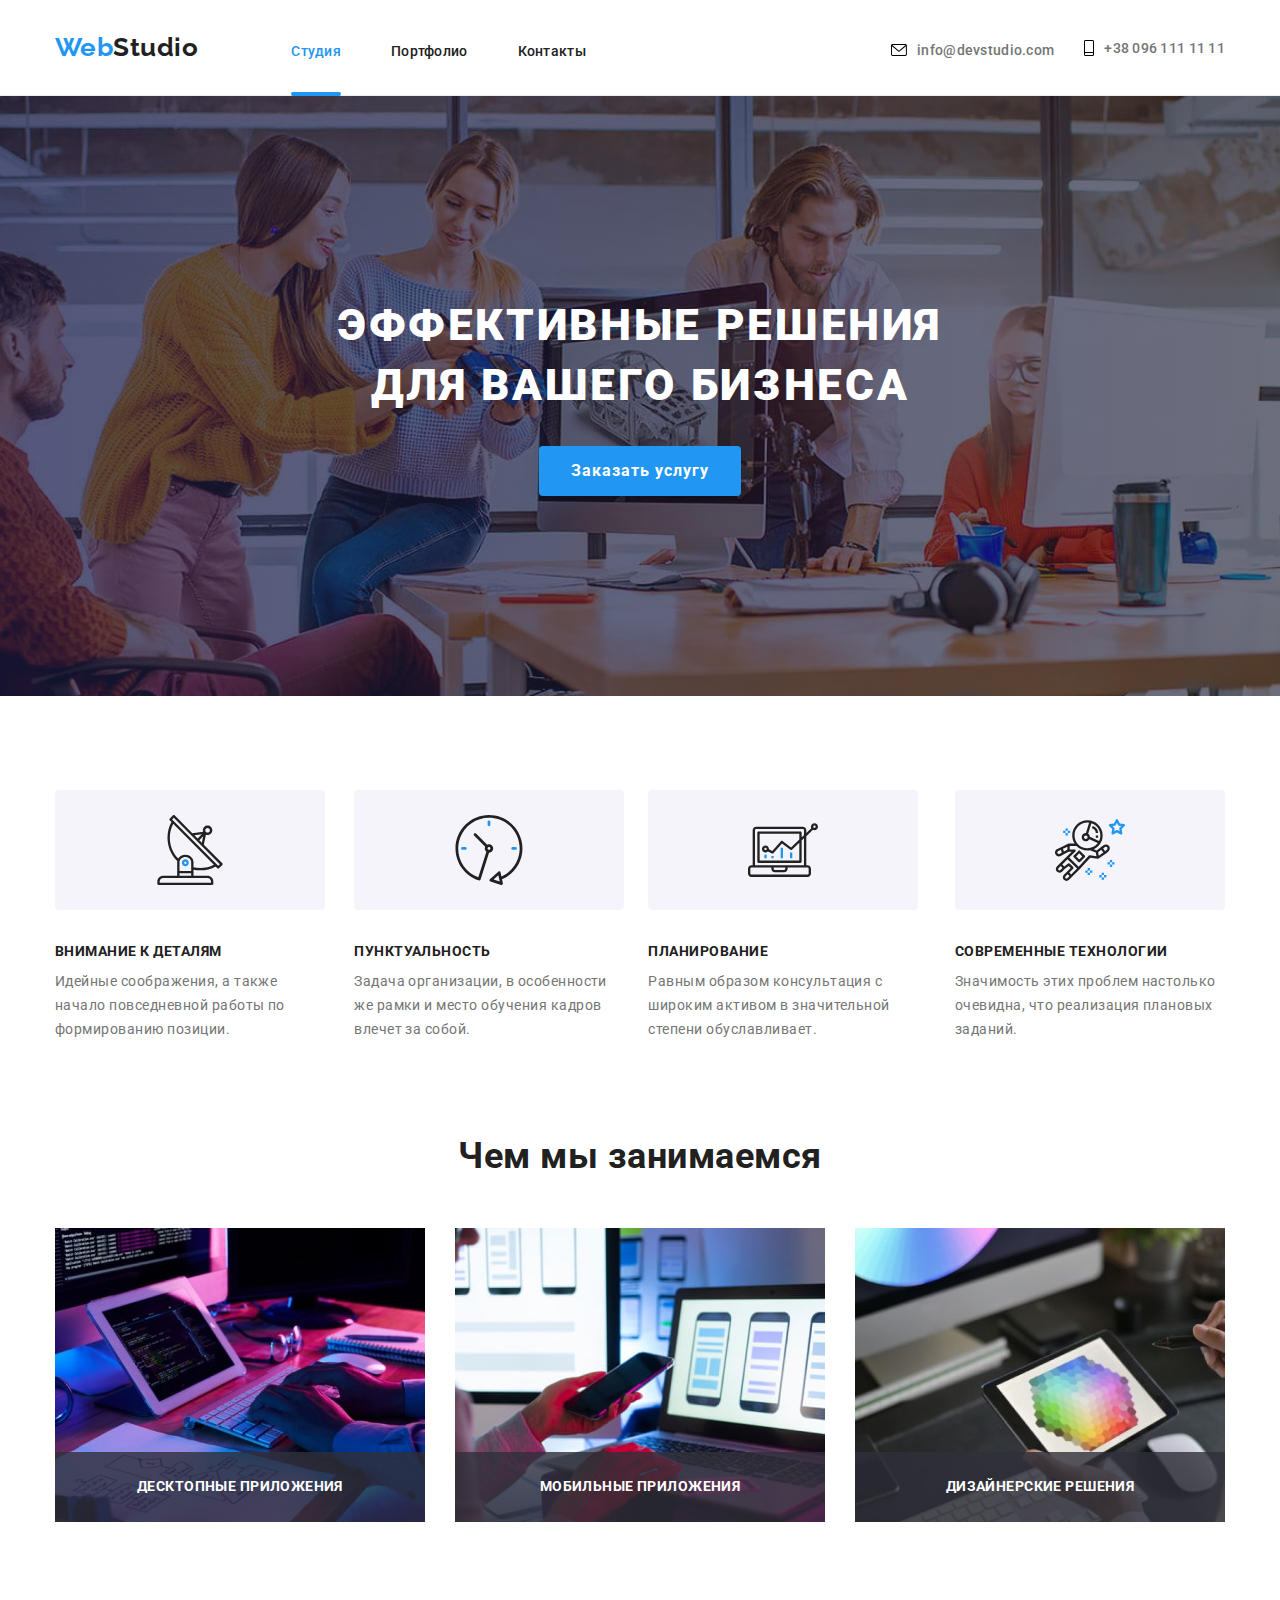
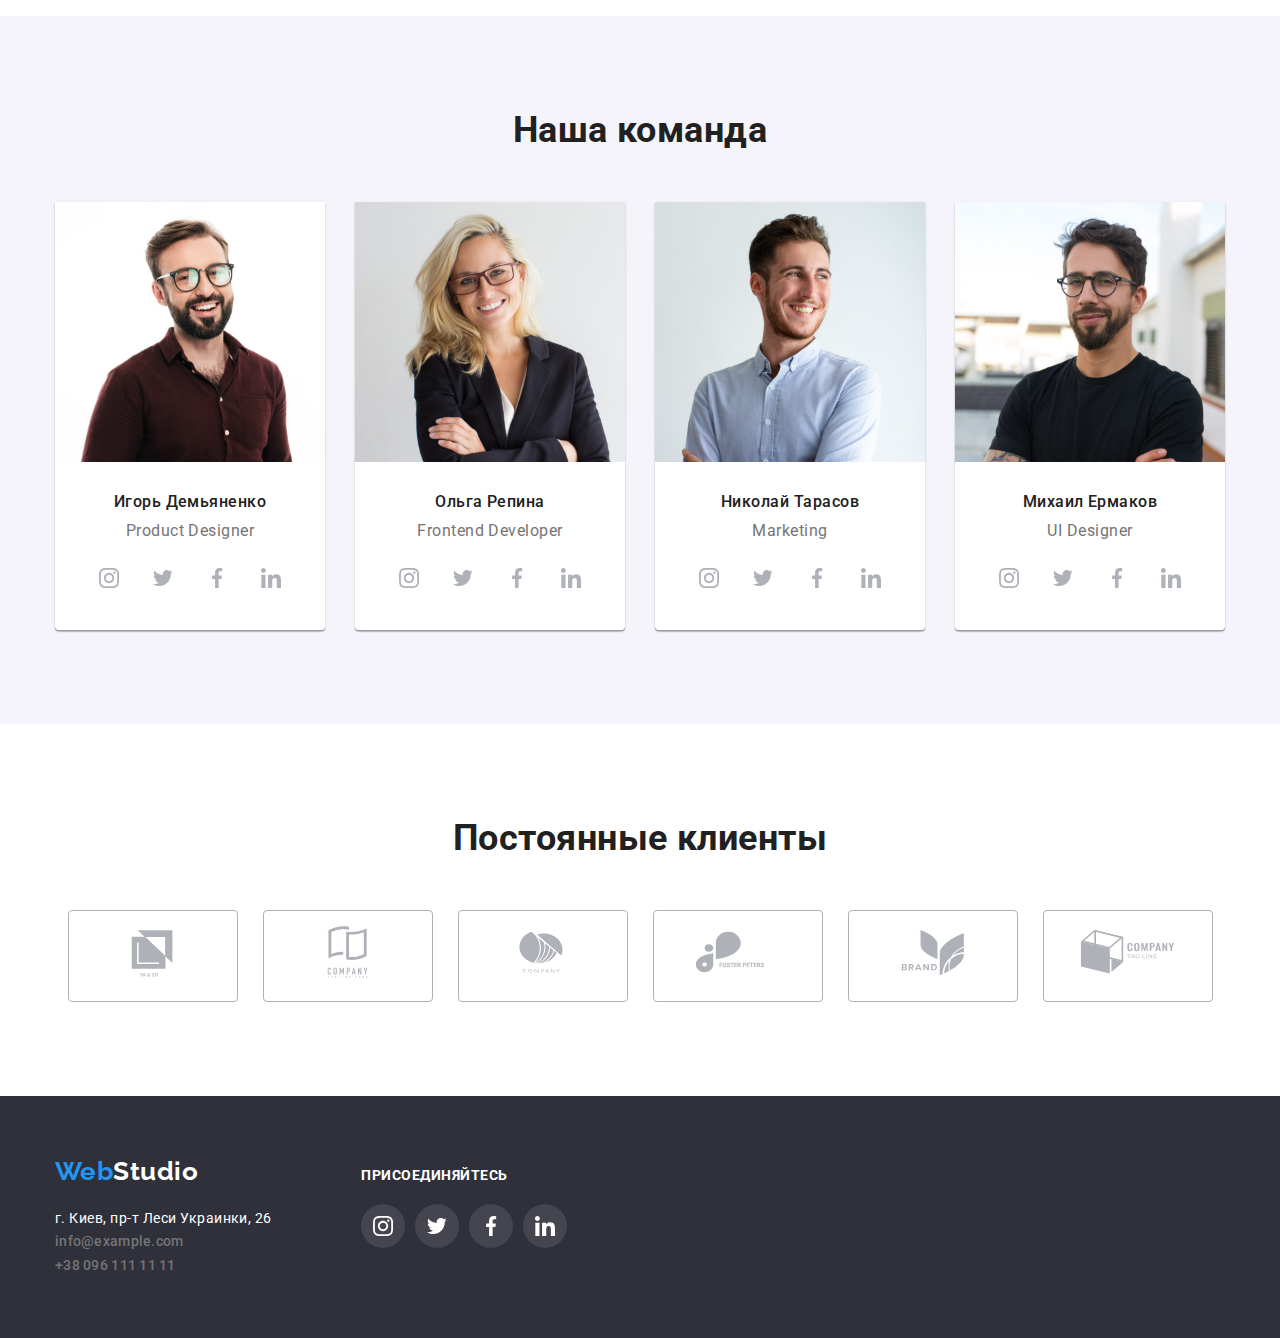
<file: index.html>
<!DOCTYPE html>
<html lang="ru">
<head>
    <meta charset="UTF-8">
    <meta http-equiv="X-UA-Compatible" content="IE=edge">
    <meta name="viewport" content="width=device-width, initial-scale=1.0">
    <title>Document</title>

    <link rel="preconnect" href="https://fonts.googleapis.com">
    <link rel="preconnect" href="https://fonts.gstatic.com" crossorigin>
    <link href="https://fonts.googleapis.com/css2?family=Raleway:wght@700&family=Roboto:wght@400;500;700;900&display=swap" rel="stylesheet">

    <link rel="stylesheet" href="https://cdnjs.cloudflare.com/ajax/libs/modern-normalize/1.1.0/modern-normalize.min.css">

    <link rel="stylesheet" href="./css/reset.css">
    <link rel="stylesheet" href="./css/styles.css">

</head>
<body>
    <!--Шапка сайта-->
   <header class="header">
       <div class="container">
            <a href="./index.html" class="logo" lang="en">Web<span class="logo-color-black">Studio</span></a>

            <nav>
                <ul class="site-nav list">
                    <li><a href="./index.html" class="nav-link current">Студия</a></li>
                    <li><a href="./portfolio.html" class="nav-link">Портфолио</a></li>
                    <li><a href="#" class="nav-link">Контакты</a></li>
                </ul>
            </nav>

            <ul class="contacts">
                <li>
                    <a href="mailto:info@devstudio.com" class="contact-link">
                    <svg class="contact-icon" width="16" height="12"><use href="./images/icons.svg#icon-mail-icon"></use></svg>
                    info@devstudio.com</a>
                </li>
                <li>
                    <a href="tel:+380961111111" class="contact-link">
                    <svg class="contact-icon" width="10" height="16"><use href="./images/icons.svg#icon-phone-icon"></use></svg>
                    +38 096 111 11 11</a>
                </li>
            </ul>
        </div>
   </header>

    <main>

    <!--section hero-->
        <section class="hero">
            <div class="container">
                <h1 class="hero-title">Эффективные решения<br/> для вашего бизнеса</h1>
                <button type="button" class="submit" data-modal-open>Заказать услугу</button>
            </div>
        </section>

    <!--Особенности-->
        <section class="section features">
            <h2 class="hidden-elem">Особенности</h2>

            <div class="container">
            <ul class="features-list">
                <li>
                    <svg class="features-icon">
                        <use href="./images/icons.svg#icon-antenna"></use>
                    </svg>
                    <h3 class="title">Внимание к деталям</h3>
                    <p class="desc">Идейные соображения, а также начало повседневной работы по формированию позиции.</p>
                </li>
                <li>
                    <svg class="features-icon">
                        <use href="./images/icons.svg#icon-clock"></use>
                    </svg>
                    <h3 class="title">Пунктуальность</h3>
                    <p class="desc">Задача организации, в особенности же рамки и место обучения кадров влечет за собой.</p>
                </li>
                <li>
                    <svg class="features-icon">
                        <use href="./images/icons.svg#icon-diagram"></use>
                    </svg>
                    <h3 class="title">Планирование</h3>
                    <p class="desc">Равным образом консультация с широким активом в значительной степени обуславливает.</p>
                </li>
                <li>
                    <svg class="features-icon">
                        <use href="./images/icons.svg#icon-astronaut"></use>
                    </svg>
                    <h3 class="title">Современные технологии</h3>
                    <p class="desc">Значимость этих проблем настолько очевидна, что реализация плановых заданий.</p>
                </li>
            </ul>
            </div>
        </section>

    <!--Чем мы занимаемся-->
        <section class="section">
            <h2 class="section-title">Чем мы занимаемся</h2>
            <div class="container">

            <ul class="works">
                <li>
                    <div class="img-wrap">
                        <a href="">
                            <img src="./images/img1.jpg" alt="Разработка десктопного приложения" width="370" height="294">
                        </a>

                        <div class="description">
                            <p class="description-text">Десктопные приложения</p>
                        </div>
                    </div>
                </li>
                <li>
                    <div class="img-wrap">
                        <a href="">
                            <img src="./images/img2.jpg" alt="Разработка мобильного приложения" width="370" height="294">
                        </a>

                        <div class="description">
                            <p class="description-text">Мобильные приложения</p>
                        </div>
                    </div>
                </li>
                <li>
                    <div class="img-wrap">
                        <a href="">
                            <img src="./images/img3.jpg" alt="Дизайн" width="370" height="294">
                        </a>

                        <div class="description">
                            <p class="description-text">Дизайнерские решения</p>
                        </div>
                    </div>
                </li>
            </ul>
            </div>
        </section>

    <!--Наша команда-->
        <section class="section team">
            <h2 class="section-title">Наша команда</h2>

            <div class="container">

            <ul class="team-members">
                <li class="card">
                    <img src="./images/photo1.jpg" alt="Игорь Демьяненко" width="270"> 
                    <div class="member-card">
                        <h3 class="name">Игорь Демьяненко</h3>
                        <p class="position">Product Designer</p>

                        <ul class="social-list">
                            <li>
                                <a href="#" class="social-link" aria-label="Instagram">
                                    <svg class="icon">
                                        <use href="./images/icons.svg#icon-instagram"></use>
                                    </svg>
                                </a>
                            </li>
                            <li>
                                <a href="#" class="social-link" aria-label="Twitter">
                                    <svg class="icon">
                                        <use href="./images/icons.svg#icon-twitter"></use>
                                    </svg>
                                </a>
                            </li>
                            <li>
                                <a href="#" class="social-link" aria-label="Facebook">
                                    <svg class="icon">
                                        <use href="./images/icons.svg#icon-facebook"></use>
                                    </svg>
                                </a>
                            </li>
                            <li>
                                <a href="#" class="social-link" aria-label="LinkedIn">
                                    <svg class="icon">
                                        <use href="./images/icons.svg#icon-linkedin"></use>
                                    </svg>
                                </a>
                            </li>
                        </ul>
                    </div>
                </li>
                <li class="card">
                    <img src="./images/photo2.jpg" alt="Ольга Репина" width="270">
                    <div class="member-card">
                        <h3 class="name">Ольга Репина</h3>
                        <p class="position">Frontend Developer</p>

                        <ul class="social-list">
                            <li>
                                <a href="#" class="social-link" aria-label="Instagram">
                                    <svg class="icon">
                                        <use href="./images/icons.svg#icon-instagram"></use>
                                    </svg>
                                </a>
                            </li>
                            <li>
                                <a href="#" class="social-link" aria-label="Twitter">
                                    <svg class="icon">
                                        <use href="./images/icons.svg#icon-twitter"></use>
                                    </svg>
                                </a>
                            </li>
                            <li>
                                <a href="#" class="social-link" aria-label="Facebook">
                                    <svg class="icon">
                                        <use href="./images/icons.svg#icon-facebook"></use>
                                    </svg>
                                </a>
                            </li>
                            <li>
                                <a href="#" class="social-link" aria-label="LinkedIn">
                                    <svg class="icon">
                                        <use href="./images/icons.svg#icon-linkedin"></use>
                                    </svg>
                                </a>
                            </li>
                        </ul>
                    </div>
                </li>
                <li class="card">
                    <img src="./images/photo3.jpg" alt="Николай Тарасов" width="270">
                    <div class="member-card">
                        <h3 class="name">Николай Тарасов</h3>
                        <p class="position">Marketing</p>

                        <ul class="social-list">
                            <li>
                                <a href="#" class="social-link" aria-label="Instagram">
                                    <svg class="icon">
                                        <use href="./images/icons.svg#icon-instagram"></use>
                                    </svg>
                                </a>
                            </li>
                            <li>
                                <a href="#" class="social-link" aria-label="Twitter">
                                    <svg class="icon">
                                        <use href="./images/icons.svg#icon-twitter"></use>
                                    </svg>
                                </a>
                            </li>
                            <li>
                                <a href="#" class="social-link" aria-label="Facebook">
                                    <svg class="icon">
                                        <use href="./images/icons.svg#icon-facebook"></use>
                                    </svg>
                                </a>
                            </li>
                            <li>
                                <a href="#" class="social-link" aria-label="LinkedIn">
                                    <svg class="icon">
                                        <use href="./images/icons.svg#icon-linkedin"></use>
                                    </svg>
                                </a>
                            </li>
                        </ul>
                    </div>
                </li>
                <li class="card">
                    <img src="./images/photo4.jpg" alt="Михаил Ермаков" width="270">
                    <div class="member-card">
                        <h3 class="name">Михаил Ермаков</h3>
                        <p class="position">UI Designer</p>

                        <ul class="social-list">
                            <li>
                                <a href="#" class="social-link" aria-label="Instagram">
                                    <svg class="icon">
                                        <use href="./images/icons.svg#icon-instagram"></use>
                                    </svg>
                                </a>
                            </li>
                            <li>
                                <a href="#" class="social-link" aria-label="Twitter">
                                    <svg class="icon">
                                        <use href="./images/icons.svg#icon-twitter"></use>
                                    </svg>
                                </a>
                            </li>
                            <li>
                                <a href="#" class="social-link" aria-label="Facebook">
                                    <svg class="icon">
                                        <use href="./images/icons.svg#icon-facebook"></use>
                                    </svg>
                                </a>
                            </li>
                            <li>
                                <a href="#" class="social-link" aria-label="LinkedIn">
                                    <svg class="icon">
                                        <use href="./images/icons.svg#icon-linkedin"></use>
                                    </svg>
                                </a>
                            </li>
                        </ul>
                    </div>
                </li>
            </ul>
            </div>
        </section>

    <!--Постоянные клиенты-->
        <section class="section">
            <h2 class="section-title">Постоянные клиенты</h2>

            <div class="container">
                <ul class="clients">
                    <li class="client">
                        <a href="#" class="client-link">
                            <svg class="client-icon"><use href="./images/icons.svg#icon-client-1"></use></svg>
                        </a>
                    </li>
                    <li class="client">
                        <a href="#" class="client-link">
                            <svg class="client-icon"><use href="./images/icons.svg#icon-client-2"></use></svg>
                        </a>
                    </li>
                    <li class="client">
                        <a href="#" class="client-link">
                            <svg class="client-icon"><use href="./images/icons.svg#icon-client-3"></use></svg>
                        </a>
                    </li>
                    <li class="client">
                        <a href="#" class="client-link">
                            <svg class="client-icon"><use href="./images/icons.svg#icon-client-4"></use></svg>
                        </a>
                    </li>
                    <li class="client">
                        <a href="#" class="client-link">
                            <svg class="client-icon"><use href="./images/icons.svg#icon-client-5"></use></svg>
                        </a>
                    </li>
                    <li class="client">
                        <a href="#" class="client-link">
                            <svg class="client-icon"><use href="./images/icons.svg#icon-client-6"></use></svg>
                        </a>
                    </li>
                </ul>
            </div>
        </section>
    </main>

<!--footer-->
    <footer class="footer">
        <div class="container">

            <ul class="footer-list">
                <li>
                    <a href="./index.html" class="logo" lang="en">Web<span class="logo-color-white">Studio</span></a>
    
                    <address class="address">
                        <ul>
                            <li>г. Киев, пр-т Леси Украинки, 26</li>
                            <li>
                                <a href="mailto:info@example.com" class="contact-link">info@example.com</a>
                            </li>
                            <li>
                                <a href="tel:+380961111111" class="contact-link">+38 096 111 11 11</a>
                            </li>
                        </ul>
                    </address>
                </li>
            
                <li>
                    <h2 class="join-title">Присоединяйтесь</h2>

                <ul class="social-list join">
                    <li>
                        <a href="#" class="social-link" aria-label="Instagram">
                            <svg class="icon">
                                <use href="./images/icons.svg#icon-instagram"></use>
                            </svg>
                        </a>
                    </li>
                    <li>
                        <a href="#" class="social-link" aria-label="Twitter">
                            <svg class="icon">
                                <use href="./images/icons.svg#icon-twitter"></use>
                            </svg>
                        </a>
                    </li>
                    <li>
                        <a href="#" class="social-link" aria-label="Facebook">
                            <svg class="icon">
                                <use href="./images/icons.svg#icon-facebook"></use>
                            </svg>
                        </a>
                    </li>
                    <li>
                        <a href="#" class="social-link" aria-label="LinkedIn">
                            <svg class="icon">
                                <use href="./images/icons.svg#icon-linkedin"></use>
                            </svg>
                        </a>
                    </li>
                </ul>
                </li>
            </ul>
        </div>
    </footer>

<!--Модальное окно-->
    <div class="backdrop is-hidden" data-modal>
        <div class="modal">
            <button type="button" class="close" data-modal-close>
                <svg class="close-icon">
                    <use href="./images/icons.svg#icon-close"></use>
                </svg>
            </button>
        </div>

    </div>

    <script src="./js/modal.js"></script>
</body>
</html>
</file>
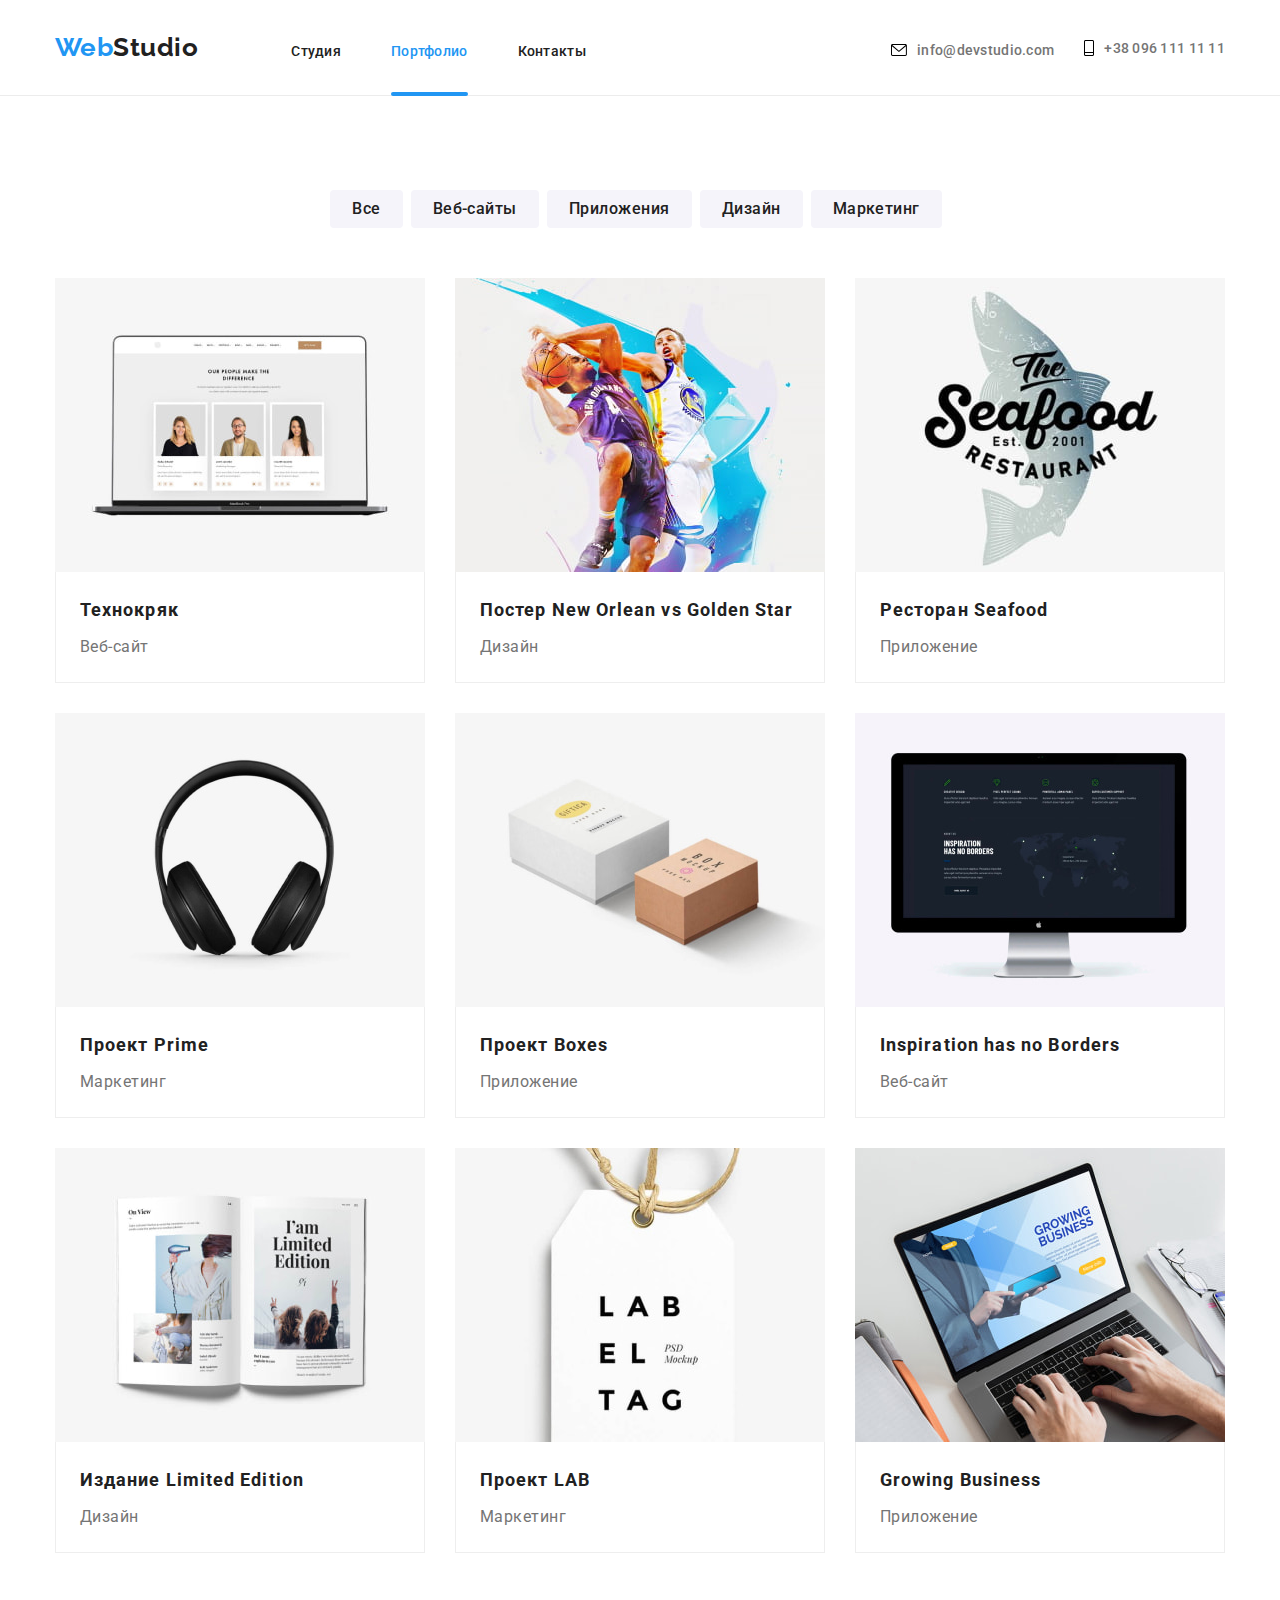
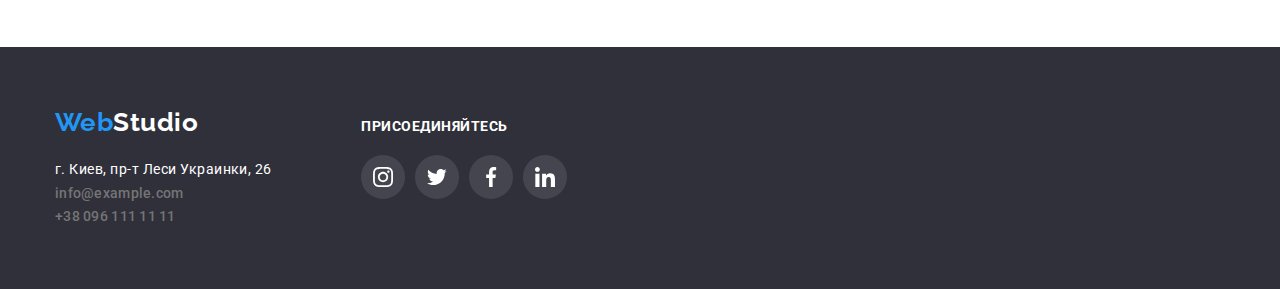
<file: portfolio.html>
<!DOCTYPE html>
<html lang="ru">
<head>
    <meta charset="UTF-8">
    <meta http-equiv="X-UA-Compatible" content="IE=edge">
    <meta name="viewport" content="width=device-width, initial-scale=1.0">
    <title>Document</title>

    <link rel="preconnect" href="https://fonts.googleapis.com">
    <link rel="preconnect" href="https://fonts.gstatic.com" crossorigin>
    <link href="https://fonts.googleapis.com/css2?family=Raleway:wght@700&family=Roboto:wght@400;500;700;900&display=swap" rel="stylesheet">

    <link rel="stylesheet" href="https://cdnjs.cloudflare.com/ajax/libs/modern-normalize/1.1.0/modern-normalize.min.css">
    
    <link rel="stylesheet" href="./css/reset.css">
    <link rel="stylesheet" href="./css/styles.css">

</head>
<body>
    <!--Шапка сайта-->
    <header class="header">
        <div class="container">
            <a href="./index.html" class="logo" lang="en">Web<span class="logo-color-black">Studio</span></a>

            <nav>
                <ul class="site-nav list">
                    <li><a href="./index.html" class="nav-link">Студия</a></li>
                    <li><a href="./portfolio.html" class="nav-link current">Портфолио</a></li>
                    <li><a href="#" class="nav-link">Контакты</a></li>
                </ul>
            </nav>

            <ul class="contacts">
                <li>
                    <a href="mailto:info@devstudio.com" class="contact-link">
                    <svg class="contact-icon" width="16" height="12"><use href="./images/icons.svg#icon-mail-icon"></use></svg>
                    info@devstudio.com</a>
                </li>
                <li>
                    <a href="tel:+380961111111" class="contact-link">
                    <svg class="contact-icon" width="10" height="16"><use href="./images/icons.svg#icon-phone-icon"></use></svg>
                    +38 096 111 11 11</a>
                </li>
            </ul>
        </div>
    </header>

    <main>
        <section class="section">
            <h1 class="hidden-elem">Портфолио</h1>

        <div class="container">
            
        <!--Фильтр-->
            <ul class="filters">
                <li><button type="button" class="filter">Все</button></li>
                <li><button type="button" class="filter">Веб-сайты</button></li>
                <li><button type="button" class="filter">Приложения</button></li>
                <li><button type="button" class="filter">Дизайн</button></li>
                <li><button type="button" class="filter">Маркетинг</button></li>
            </ul>

        <!--Портфолио-->
            <ul class="portfolio-list">

                <li class="list-item">
                    <div class="img-thumb">
                        <img src="./images/pic1.jpg" alt="Веб-сайт" width="370" height="294">
                    
                        <div class="overlay">
                            <p>Технокряк это современная площадка распространения коронавируса. Компании используют эту платформу для цифрового шпионажа и атак на защищённые сервера конкурентов.</p>
                        </div>
                    </div>

                    <div class="list-title">
                        <h2 class="subtitle">Технокряк</h2>
                        <p class="desc">Веб-сайт</p>
                    </div>
                </li>

                <li class="list-item">
                    <div class="img-thumb">
                        <img src="./images/pic2.jpg" alt="Дизайн" width="370" height="294">

                        <div class="overlay">
                            <p>Технокряк это современная площадка распространения коронавируса. Компании используют эту платформу для цифрового шпионажа и атак на защищённые сервера конкурентов.</p>
                        </div>
                    </div>

                    <div class="list-title">
                        <h2 class="subtitle">Постер New Orlean vs Golden Star</h2>
                        <p class="desc">Дизайн</p>
                    </div>
                </li>

                <li class="list-item">
                    <div class="img-thumb">
                        <img src="./images/pic3.jpg" alt="Приложение" width="370" height="294">

                        <div class="overlay">
                            <p>Технокряк это современная площадка распространения коронавируса. Компании используют эту платформу для цифрового шпионажа и атак на защищённые сервера конкурентов.</p>
                        </div>
                    </div>

                    <div class="list-title"> 
                        <h2 class="subtitle">Ресторан Seafood</h2>
                        <p class="desc">Приложение</p>
                    </div>
                </li>

                <li class="list-item">
                    <div class="img-thumb">
                        <img src="./images/pic4.jpg" alt="Маркетинг" width="370" height="294">

                        <div class="overlay">
                            <p>Технокряк это современная площадка распространения коронавируса. Компании используют эту платформу для цифрового шпионажа и атак на защищённые сервера конкурентов.</p>
                        </div>
                    </div>

                    <div class="list-title"> 
                        <h2 class="subtitle">Проект Prime</h2>
                        <p class="desc">Маркетинг</p>
                    </div>
                </li>

                <li class="list-item">
                    <div class="img-thumb">
                        <img src="./images/pic5.jpg" alt="Приложение" width="370" height="294">

                        <div class="overlay">
                            <p>Технокряк это современная площадка распространения коронавируса. Компании используют эту платформу для цифрового шпионажа и атак на защищённые сервера конкурентов.</p>
                        </div>
                    </div>

                    <div class="list-title"> 
                        <h2 class="subtitle">Проект Boxes</h2>
                        <p class="desc">Приложение</p>
                    </div>
                </li>

                <li class="list-item">
                    <div class="img-thumb">
                        <img src="./images/pic6.jpg" alt="Веб-сайт" width="370" height="294">

                        <div class="overlay">
                            <p>Технокряк это современная площадка распространения коронавируса. Компании используют эту платформу для цифрового шпионажа и атак на защищённые сервера конкурентов.</p>
                        </div>
                    </div>

                    <div class="list-title">
                        <h2 class="subtitle">Inspiration has no Borders</h2>
                        <p class="desc">Веб-сайт</p>
                    </div>
                </li>

                <li class="list-item">
                    <div class="img-thumb">
                        <img src="./images/pic7.jpg" alt="Дизайн" width="370" height="294">

                        <div class="overlay">
                            <p>Технокряк это современная площадка распространения коронавируса. Компании используют эту платформу для цифрового шпионажа и атак на защищённые сервера конкурентов.</p>
                        </div>
                    </div>

                    <div class="list-title"> 
                        <h2 class="subtitle">Издание Limited Edition</h2>
                        <p class="desc">Дизайн</p>
                    </div>
                </li>

                <li class="list-item">
                    <div class="img-thumb">
                        <img src="./images/pic8.jpg" alt="Маркетинг" width="370" height="294">

                        <div class="overlay">
                            <p>Технокряк это современная площадка распространения коронавируса. Компании используют эту платформу для цифрового шпионажа и атак на защищённые сервера конкурентов.</p>
                        </div>
                    </div>

                    <div class="list-title"> 
                        <h2 class="subtitle">Проект LAB</h2>
                        <p class="desc">Маркетинг</p>
                    </div>
                </li>

                <li class="list-item">
                    <div class="img-thumb">
                        <img src="./images/pic9.jpg" alt="Приложение" width="370" height="294">

                        <div class="overlay">
                            <p>Технокряк это современная площадка распространения коронавируса. Компании используют эту платформу для цифрового шпионажа и атак на защищённые сервера конкурентов.</p>
                        </div>
                    </div>

                    <div class="list-title"> 
                        <h2 class="subtitle">Growing Business</h2>
                        <p class="desc">Приложение</p>
                    </div>
                </li>
            </ul>
        </div>
        </section>
    </main>

    <!--footer-->
    <footer class="footer">
        <div class="container">

            <ul class="footer-list">
                <li>
                    <a href="./index.html" class="logo" lang="en">Web<span class="logo-color-white">Studio</span></a>
    
                    <address class="address">
                        <ul>
                            <li>г. Киев, пр-т Леси Украинки, 26</li>
                            <li>
                                <a href="mailto:info@example.com" class="contact-link">info@example.com</a>
                            </li>
                            <li>
                                <a href="tel:+380961111111" class="contact-link">+38 096 111 11 11</a>
                            </li>
                        </ul>
                    </address>
                </li>
            
                <li>
                    <h2 class="join-title">Присоединяйтесь</h2>

                <ul class="social-list join">
                    <li>
                        <a href="#" class="social-link" aria-label="Instagram">
                            <svg class="icon">
                                <use href="./images/icons.svg#icon-instagram"></use>
                            </svg>
                        </a>
                    </li>
                    <li>
                        <a href="#" class="social-link" aria-label="Twitter">
                            <svg class="icon">
                                <use href="./images/icons.svg#icon-twitter"></use>
                            </svg>
                        </a>
                    </li>
                    <li>
                        <a href="#" class="social-link" aria-label="Facebook">
                            <svg class="icon">
                                <use href="./images/icons.svg#icon-facebook"></use>
                            </svg>
                        </a>
                    </li>
                    <li>
                        <a href="#" class="social-link" aria-label="LinkedIn">
                            <svg class="icon">
                                <use href="./images/icons.svg#icon-linkedin"></use>
                            </svg>
                        </a>
                    </li>
                </ul>
                </li>
            </ul>
        </div>
    </footer>

</body>
</html>
</file>
<file: css/styles.css>
:root {
    --main-text-color: #757575;
    --title-text-color: #212121;
    --accent-color: #2196F3;
    --background-accent-color: #2F303A;
    --background-main-color:  #FFFFFF;
    --background-secondary-color: #F5F4FA;

    --card-set-gap: 30px;
    --icon-color: #AFB1B8;
}

body {
    font-family: 'Roboto', sans-serif;
    color: var(--main-text-color);
    background-color: var(--background-main-color);

    letter-spacing: 0.03em;
}

.section {
    padding: 94px 0;
}

.container {
    width: 1200px;
    padding: 0 15px;
    /*border: 1px solid red;*/
    margin: 0 auto;
}

.section-title {
    color: var(--title-text-color);
    font-size: 36px;
    font-weight: bold;
    line-height: 1.16;
    display: flex;
    justify-content: center;
    margin-bottom: 50px;
}

.hidden-elem {
    width: 1px;
    height: 1px;
    overflow: hidden;
    opacity: 0;
    margin-top: -1px;
}

nav,
.site-nav,
.contacts,
header .container {
    background-color: var(--background-main-color);
    display: flex;
    justify-content: space-between;
    align-items: baseline;
}

.header {
    border-bottom: 1px solid #ECECEC;
    padding: 32px 0;
}

.logo {
    display: flex;
    align-items: center;
    margin-right: 93px;

    font-family: Raleway;
    font-weight: bold;
    font-size: 26px;
    line-height: 1.19;
    color: var(--accent-color);  
}

.logo-color-black {
    color: var(--title-text-color);
}

.logo-color-white {
    color: var(--background-main-color);
}

.site-nav .nav-link {
    color: var(--title-text-color);
    font-size: 14px;
    font-weight: 500;
    letter-spacing: 0.02em;
    display: inline-block;
    
    margin-right: 50px;

    transition-property: color;
    transition-duration: 250ms;
    transition-timing-function: cubic-bezier(0.4, 0, 0.2, 1);
}

.site-nav .nav-link:hover,
.site-nav .nav-link:focus {
    color: var(--accent-color);
}

.site-nav .nav-link.current {
    color: var(--accent-color);
}

.nav-link.current::after {
    content: "";
    display: block;
    width: 100%;
    height: 4px;
    border-radius: 2px;
    background-color: var(--accent-color);
    position: relative;
    top: 33px;
    bottom: auto;
}

.contacts {
    margin-left: auto;
}

.contact-link {
    color: var(--main-text-color);
    font-size: 14px;
    font-weight: 500;
    letter-spacing: 0.02em;
    display: inline-flex;
    align-items: center;

    transition-property: color;
    transition-duration: 250ms;
    transition-timing-function: cubic-bezier(0.4, 0, 0.2, 1);
}

.contact-link:hover,
.contact-link:focus {
    color: var(--accent-color);
    fill: var(--accent-color);
}

.contacts .contact-link {
    margin-right: 30px;
}

.contact-icon {
    margin-right: 10px;
}

.site-nav li:last-child a,
.contacts li:last-child a {
    margin-right: 0;
}


/* Стили для index.html*/

.hero {
    max-width: 1600px;
    height: 600px;
    margin-left: auto;
    margin-right: auto;

    background-image: linear-gradient(to right, rgba(33, 38, 94, 0.5), rgba(47, 48, 58, 0.3)), url("../images/overlay-img.jpg");
    background-repeat: no-repeat;
    background-position: center;
    background-size: cover;
    background-color: var(--background-accent-color);

    display: flex;
    text-align: center;
    padding: 200px 0;
}

.hero .hero-title {
    color: #FFFFFF;
    font-style: normal;
    font-size: 44px;
    font-weight: 900;
    line-height: 1.36;
    letter-spacing: 0.06em;
    text-transform: uppercase;
    text-align: center;
    margin-bottom: 30px;
}

.submit {
    cursor: pointer;
    font-family: inherit;
    background-color: var(--accent-color);
    font-weight: bold;
    font-size: 16px;
    line-height: 1.87;
    letter-spacing: 0.06em;
    color: var(--background-main-color);
    box-shadow: 0px 4px 4px rgba(0, 0, 0, 0.15);
    border-radius: 4px;
    padding: 10px 32px;

    transition-property: background-color;
    transition-duration: 250ms;
    transition-timing-function: cubic-bezier(0.4, 0, 0.2, 1);
}

.submit:hover,
.submit:focus {
    background-color: #188CE8;
}

.section.features {
    padding-bottom: 0;
}
.features-list {
    display: flex;
    justify-content: space-between;
    margin-bottom: 0;
}

.features-icon {
    width: 270px;
    height: 120px;
    background:var(--background-secondary-color);
    padding: 25px 0;
    border-radius: 4px;
    margin-bottom: 30px;
}

.features-list .title {
    color: var(--title-text-color);
    font-weight: bold;
    font-size: 14px;
    line-height: 1.14;
    text-transform: uppercase;
    
    margin-bottom: 10px;
}

.features-list .desc {
    color: var(--main-text-color);
    font-size: 14px;
    line-height: 1.71;

    margin-right: 30px;
}

.features-list li:last-child p {
    margin-right: 0;
}

.works {
    display: flex;
    justify-content: space-between;
}

.img-wrap {
    position: relative;
}

.description {
    position: absolute;
    bottom: 0;
    width: 370px;
    height: 70px;
    background: rgba(47, 48, 58, 0.8);
    display: flex;
    justify-content: center;
    align-items: center;
}

.description-text {
    color: var(--background-main-color);
    font-weight: bold;
    font-size: 14px;
    line-height: 1.14;
    letter-spacing: 0.03em;
    text-transform: uppercase;
    text-align: center;
}

.section.team {
    background-color: var(--background-secondary-color);
}

.team-members {
    display: flex;
    justify-content: space-between;
}

.card {
    background-color: var(--background-main-color);
    box-shadow: 0px 1px 3px rgba(0, 0, 0, 0.12), 0px 1px 1px rgba(0, 0, 0, 0.14), 0px 2px 1px rgba(0, 0, 0, 0.2);
    border-radius: 0px 0px 4px 4px;
}

.member-card {
    padding: var(--card-set-gap) 0;
    text-align: center;
}

.team .name {
    font-weight: 500;
    font-size: 16px;
    line-height: 1.19;
    color: var(--title-text-color);
    margin-bottom: 10px;
}

.team .position {
    font-size: 16px;
    line-height: 1.19;
    color: var(--main-text-color);
}

.social-list {
    display: flex;
    justify-content: center;
    margin-top: 16px;
}

.social-list li:not(:last-child) {
    margin-right: 10px;
}

.social-link {
    display: block;
    width: 44px;
    height: 44px;
    border-radius: 50%;
    background-color: var(--background-main-color);

    transition-property: background-color, fill;
    transition-duration: 250ms;
    transition-timing-function: cubic-bezier(0.4, 0, 0.2, 1);
}

.social-link {
    display: flex;
    align-items: center;
    justify-content: center;
}

.social-link:hover,
.social-link:focus {
    background-color: var(--accent-color);
}

.social-link .icon {
    width: 20px;
    height: 20px;
    fill: var(--icon-color);
}

.social-link:hover .icon,
.social-link:focus .icon {
    fill: var(--background-main-color);
}

.clients {
    display: flex;
    justify-content: space-around;
}

.client {
    width: 170px;
    height: 92px;
    border: 1px solid var(--icon-color);
    box-sizing: border-box;
    border-radius: 4px;

    display: flex;
    align-items: center;
    justify-content: center;
    padding: 16px 32px;

    transition-property: border;
    transition-duration: 250ms;
    transition-timing-function: cubic-bezier(0.4, 0, 0.2, 1);
}

.client:hover,
.client:focus {
    border: 1px solid var(--accent-color);
}

.client-icon {
    width: 106px;
    height: 60px;
    fill: var(--icon-color);

    transition-property: fill;
    transition-duration: 250ms;
    transition-timing-function: cubic-bezier(0.4, 0, 0.2, 1);
}

.client:hover .client-icon,
.client:focus .client-icon {
    fill: var(--accent-color);
}


/* Стили для portfolio.html*/

.filters {
    display: flex;
    justify-content: center;
    margin-bottom: 50px;
}

.filters .filter {
    cursor: pointer;
    font-family: inherit;
    font-weight: 500;
    font-size: 16px;
    line-height: 1.62;
    letter-spacing: 0.03em;
    color: var(--title-text-color);
    background-color: var(--background-secondary-color);
    border-radius: 4px;
    padding: 6px 22px;
    margin-right: 8px;

    transition-property: color, background-color, box-shadow;
    transition-duration: 250ms;
    transition-timing-function: cubic-bezier(0.4, 0, 0.2, 1);
}

.filters .filter:hover,
.filters .filter:focus {
    color: var(--background-main-color);
    background-color: var(--accent-color);
    box-shadow: 0px 3px 1px rgba(0, 0, 0, 0.1), 0px 1px 2px rgba(0, 0, 0, 0.08), 0px 2px 2px rgba(0, 0, 0, 0.12);
}

.filters li:last-child {
    margin-right: 0;
}

.portfolio-list {
    display: flex;
    flex-wrap: wrap;

    margin-left: calc(-1 * var(--card-set-gap));
    margin-top: calc(-1 * var(--card-set-gap));
}

.list-item {
    background-color: var(--background-main-color);

    flex-basis: calc(100% / 3 - var(--card-set-gap));
    margin-left: var(--card-set-gap);
    margin-top: var(--card-set-gap);

    transition-property: box-shadow;
    transition-duration: 250ms;
    transition-timing-function: cubic-bezier(0.4, 0, 0.2, 1);
}

.list-item:hover,
.list-item:focus {
    box-shadow: 0px 1px 1px rgba(0, 0, 0, 0.12), 0px 4px 4px rgba(0, 0, 0, 0.06), 1px 4px 6px rgba(0, 0, 0, 0.16);
}


.img-thumb {
    position: relative;
    overflow: hidden;
}

.list-item:hover .overlay,
.list-item:focus .overlay {
    transform: translatey(0);
}

.overlay {
    position: absolute;
    top: 0;
    left: 0;
    width: 100%;
    height: 100%;
    background-color: rgba(33, 150, 243, 0.9);

    transform: translatey(100%);
    transition: transform 250ms ease;
}

.overlay > p {
    padding: 63px 24px;
    margin: 0;

    font-size: 18px;
    line-height: 1.55;
    letter-spacing: 0.03em;
    color: var(--background-main-color);
}

.list-title {
    padding: 20px 24px;
    border: 1px solid #EEEEEE;
    border-top: transparent;
    box-sizing: border-box;
}

.portfolio-list .subtitle {
    font-weight: bold;
    font-size: 18px;
    font-size: 18px;
    line-height: 2;
    letter-spacing: 0.06em;
    color: var(--title-text-color);
    margin-bottom: 4px;
}

.portfolio-list .desc {
    font-size: 16px;
    line-height: 1.87;
    color: var(--main-text-color);
}

.footer {
    background-color: var(--background-accent-color);
    padding: 60px 0;
}

.footer-list {
    display: flex;
    justify-content: flex-start;
    align-items: baseline;
}

.footer-list>li:last-child {
    margin-left: 70px;
}

.address {
    font-style: normal;
    font-weight: normal;
    font-size: 14px;
    line-height: 1.71;
    color: var(--background-main-color);
    margin-top: 20px;
}

.join-title {
    color: var(--background-main-color);
    font-weight: bold;
    font-size: 14px;
    line-height: 1.14;
    text-transform: uppercase;
    margin-bottom: 20px;
}

.join .social-link {
    background-color: rgba(255, 255, 255, 0.1);

    transition-property: background-color;
    transition-duration: 250ms;
    transition-timing-function: cubic-bezier(0.4, 0, 0.2, 1);
}

.join .social-link .icon {
    fill: var(--background-main-color);
}

.join .social-link:hover,
.join .social-link:focus {
    background-color: var(--accent-color);
}


/* Стили для модального окна*/

.backdrop {
    position: fixed;
    top: 0;
    left: 0;
    width: 100%;
    height: 100%;
    background-color: rgba(0, 0, 0, 0.2);

    opacity: 1; 
    transition: opacity 250ms cubic-bezier(0.4, 0, 0.2, 1);
}

.backdrop.is-hidden {
    opacity: 0;
    pointer-events: none;
}

.backdrop.is-hidden .modal {
    transform: translate(-50%, -50%) scale(1.1);
}

.modal {
    position: absolute;
    top: 50%;
    left: 50%;
    transform: translate(-50%, -50%);
    min-width: 528px;
    min-height: 581px;

    transform: translate(-50%, -50%) scale(1);
    transition: transform 250ms cubic-bezier(0.4, 0, 0.2, 1);

    background-color: var(--background-main-color);
    box-shadow: 0px 1px 3px rgba(0, 0, 0, 0.12), 0px 1px 1px rgba(0, 0, 0, 0.14), 0px 2px 1px rgba(0, 0, 0, 0.2);
    border-radius: 4px;
}

.close {
    position: absolute;
    top: 8px;
    right: 8px;

    display: block;
    width: 30px;
    height: 30px;
    border-radius: 50%;
    background-color: var(--background-main-color);
    border: 1px solid rgba(0, 0, 0, 0.1);
    cursor: pointer;
}

.close-icon {
    width: 11px;
    height: 11px;
    fill: #000000;
}
</file>
